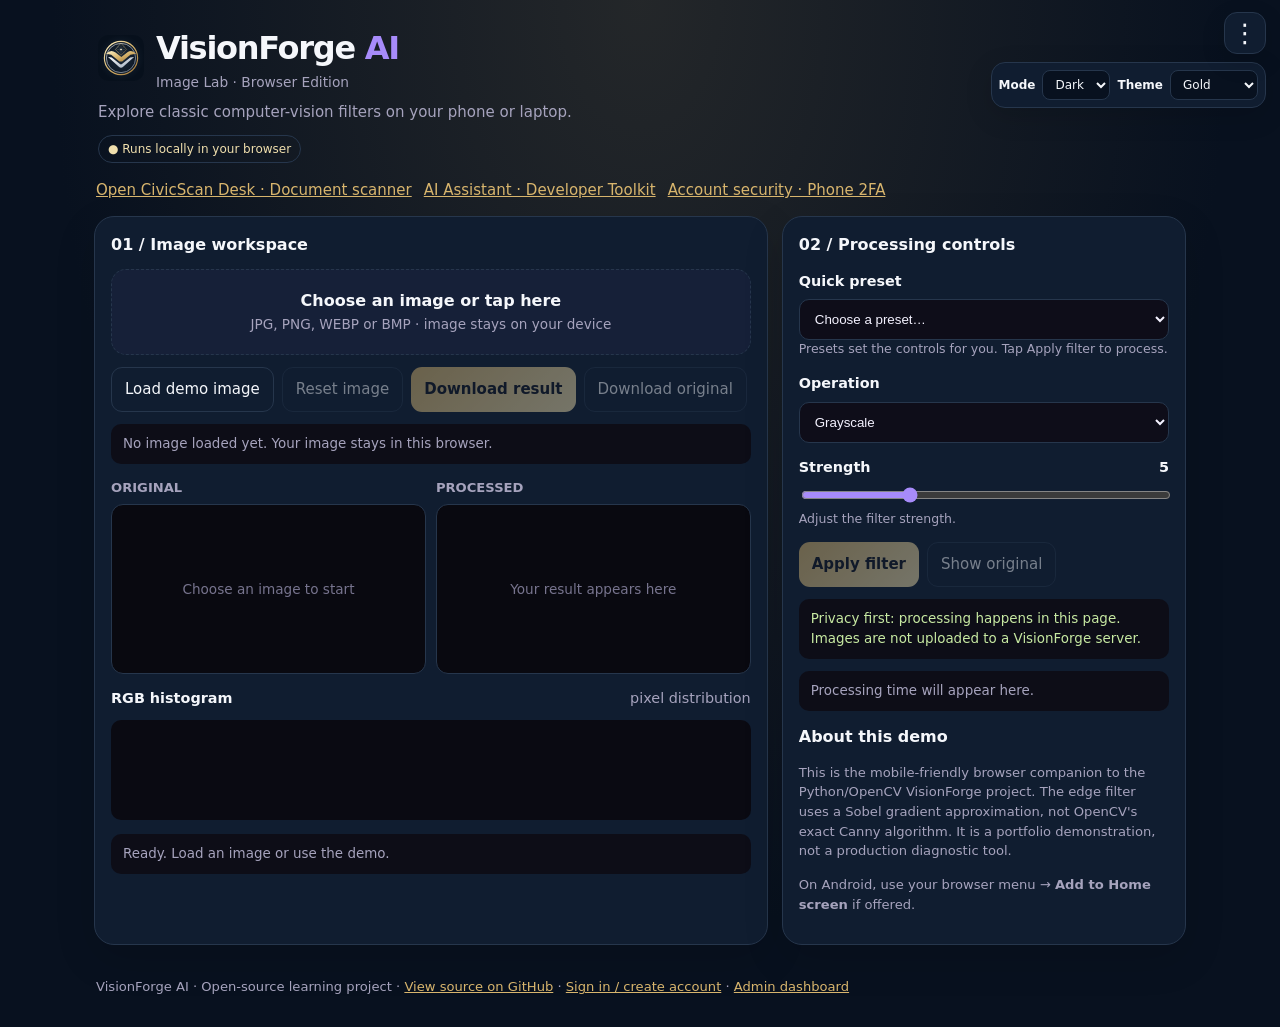
<file: web-app/index.html>
<!doctype html>
<html lang="en">
<head>
<meta charset="utf-8"><meta name="viewport" content="width=device-width,initial-scale=1,viewport-fit=cover">
<meta name="theme-color" content="#08111f"><link rel="icon" href="./icon.svg" type="image/svg+xml"><meta name="description" content="A private, mobile-friendly image lab for classic computer-vision filters."><meta name="description" content="A private, mobile-friendly image lab for grayscale, Sobel edges, blur, sharpening, thresholding and RGB histograms. Images stay in your browser."><meta property="og:title" content="VisionForge AI · Image Lab"><meta property="og:description" content="Explore classic computer-vision filters in a private browser workbench. No image uploads."><meta property="og:type" content="website"><meta name="twitter:card" content="summary">
<link rel="manifest" href="./manifest.webmanifest">
<title>VisionForge AI · Image Lab</title>
<style>
:root{color-scheme:dark;--bg:#0b0b14;--panel:#141421;--line:#29283d;--text:#f4f2ff;--muted:#a6a3bd;--purple:#a78bfa;--green:#a3e635}
*{box-sizing:border-box}body{margin:0;background:radial-gradient(ellipse at top,#21183a 0,#0b0b14 55%);color:var(--text);font:15px/1.5 system-ui,-apple-system,Segoe UI,sans-serif;min-height:100vh}header{padding:24px 18px 16px;max-width:1120px;margin:auto} .brand{display:flex;align-items:center;gap:12px}.logo{width:44px;height:44px;border-radius:14px;background:linear-gradient(135deg,var(--purple),#5b21b6);display:grid;place-items:center;font-size:24px;font-weight:900;color:white}h1{font-size:clamp(1.4rem,4vw,2rem);margin:0;letter-spacing:-.04em}header p{color:var(--muted);margin:8px 0 0}.tag{display:inline-flex;border:1px solid #3b315c;border-radius:99px;padding:4px 9px;color:#d7c9ff;font-size:12px;margin-top:12px}.wrap{max-width:1120px;margin:auto;padding:0 14px 32px;display:grid;grid-template-columns:minmax(0,1.25fr) minmax(280px,.75fr);gap:14px}.card{background:rgba(20,20,33,.92);border:1px solid var(--line);border-radius:20px;padding:16px;min-width:0;box-shadow:0 14px 40px #0002}.card h2{font-size:1rem;margin:0 0 12px}.upload{display:block;text-align:center;border:1.5px dashed #54477a;border-radius:15px;padding:19px 12px;cursor:pointer;background:#a78bfa0a}.upload strong{display:block;font-size:1rem}.upload span{color:var(--muted);font-size:.85rem}.upload input{display:none}.actions{display:flex;flex-wrap:wrap;gap:8px;margin-top:12px}button,.button{border:1px solid #3a3550;border-radius:11px;background:#201d32;color:var(--text);padding:10px 13px;font:inherit;cursor:pointer;min-height:42px}button.primary{background:linear-gradient(135deg,#8b5cf6,#6d28d9);border:0;font-weight:700}button:disabled{opacity:.45;cursor:not-allowed}button:focus-visible,input:focus-visible,select:focus-visible{outline:2px solid var(--green);outline-offset:3px}.previews{display:grid;grid-template-columns:1fr 1fr;gap:10px;margin-top:14px}.preview{min-width:0}.preview h3{font-size:.82rem;color:var(--muted);margin:0 0 7px}.canvasbox{background:#090910;border:1px solid #28273a;border-radius:12px;min-height:170px;display:grid;place-items:center;overflow:hidden}.canvasbox canvas{display:block;width:100%;height:auto;max-height:420px;object-fit:contain}.placeholder{padding:20px;text-align:center;color:#77748e;font-size:.85rem}.field{margin:14px 0}.field label{display:flex;justify-content:space-between;gap:10px;font-weight:600;font-size:.9rem;margin-bottom:7px}.field small{display:block;color:var(--muted);font-weight:400}.field select,.field input[type=range]{width:100%}.field select{padding:11px;border-radius:10px;background:#0e0d19;color:var(--text);border:1px solid #38334e}.field input[type=range]{accent-color:var(--purple)}.status{margin-top:12px;padding:10px 12px;border-radius:10px;background:#0d0d17;color:var(--muted);font-size:.84rem;overflow-wrap:anywhere}.privacy{color:#c7e9a2}.hist{width:100%;height:100px;background:#0a0a12;border-radius:10px;display:block;margin-top:10px}.footer{max-width:1120px;margin:0 auto;padding:0 16px 30px;color:var(--muted);font-size:.82rem}.footer a{color:#c4b5fd}.note{font-size:.82rem;color:var(--muted)}@media(max-width:780px){.wrap{grid-template-columns:1fr}.previews{gap:7px}.card{padding:13px}.canvasbox{min-height:125px}.canvasbox canvas{max-height:360px}header{padding-top:18px}}@media(max-width:390px){.previews{grid-template-columns:1fr}.canvasbox canvas{max-height:300px}}
</style>
<link rel="stylesheet" href="./theme.css">
<script src="./theme.js" defer></script>
</head>
<body>
<style>.site-announcement{max-width:1120px;margin:0 auto 12px;padding:12px 16px;border:1px solid #6d4ab4;border-radius:12px;background:#20183a;color:#f4f2ff}.maintenance-panel{max-width:760px;margin:22px auto;padding:22px;border:1px solid #854d0e;border-radius:16px;background:#21190c;color:#fde68a}.maintenance-panel h2{margin:0 0 8px}.maintenance-panel p{margin:0}.wrap[hidden]{display:none!important}</style>
<header><div class="brand"><img class="vf-brand-logo" src="./icon.svg" alt="VisionForge AI logo" width="46" height="46"><div><h1>VisionForge <span style="color:var(--purple)">AI</span></h1><div id="site-label" style="color:var(--muted);font-size:.86rem">Image Lab · Browser Edition</div></div></div><p id="site-tagline">Explore classic computer-vision filters on your phone or laptop.</p><span class="tag">● Runs locally in your browser</span></header>
<nav style="max-width:1120px;margin:0 auto 14px;padding:0 16px;display:flex;gap:12px;flex-wrap:wrap"><a href="./civic-scan.html">Open CivicScan Desk · Document scanner</a><a href="./assistant.html">AI Assistant · Developer Toolkit</a><a href="./security.html">Account security · Phone 2FA</a></nav>
<div id="site-announcement" class="site-announcement" role="status" hidden></div>
<section id="maintenance-state" class="maintenance-panel" role="status" hidden><h2>Temporarily unavailable</h2><p>VisionForge AI is temporarily undergoing maintenance. Please check back soon.</p></section>
<main class="wrap">
<section class="card"><h2>01 / Image workspace</h2><label class="upload" for="file"><strong>Choose an image or tap here</strong><span>JPG, PNG, WEBP or BMP · image stays on your device</span><input id="file" type="file" accept="image/png,image/jpeg,image/webp,image/bmp"></label><div class="actions"><button id="sample">Load demo image</button><button id="reset" disabled>Reset image</button><button id="download" class="primary" disabled>Download result</button><button id="downloadOriginal" disabled>Download original</button></div>
<div class="status" id="imageInfo">No image loaded yet. Your image stays in this browser.</div><div class="previews"><div class="preview"><h3>ORIGINAL</h3><div class="canvasbox" id="originalBox"><div class="placeholder">Choose an image to start</div></div></div><div class="preview"><h3>PROCESSED</h3><div class="canvasbox" id="processedBox"><div class="placeholder">Your result appears here</div></div></div></div>
<div class="field"><label for="histogram">RGB histogram <span style="color:var(--muted);font-weight:400">pixel distribution</span></label><canvas id="histogram" class="hist" width="600" height="120" aria-label="RGB histogram chart"></canvas></div>
<div class="status" id="status" role="status" aria-live="polite">Ready. Load an image or use the demo.</div></section>
<aside class="card"><h2>02 / Processing controls</h2><div class="field"><label for="preset">Quick preset</label><select id="preset"><option value="">Choose a preset…</option><option value="enhance">Quick enhance (sharpen)</option><option value="mono">Monochrome</option><option value="edges">Edge map</option><option value="soft">Soft blur</option><option value="bw">Black &amp; white</option></select><small>Presets set the controls for you. Tap Apply filter to process.</small></div><div class="field"><label for="tool">Operation</label><select id="tool"><option value="grayscale">Grayscale</option><option value="edges">Edge detection (Sobel)</option><option value="blur">Gaussian blur</option><option value="sharpen">Sharpen</option><option value="threshold">Binary threshold</option><option value="original">Original / reset</option></select></div>
<div class="field" id="amountField"><label for="amount"><span id="amountLabel">Strength</span><output id="amountValue">5</output></label><input id="amount" type="range" min="1" max="15" value="5"><small id="amountHelp">Adjust the filter strength.</small></div>
<div class="field" id="thresholdField" hidden><label for="threshold">Threshold <output id="thresholdValue">128</output></label><input id="threshold" type="range" min="0" max="255" value="128"></div>
<div class="actions"><button id="apply" class="primary" disabled>Apply filter</button><button id="compare" disabled>Show original</button></div>
<div class="status privacy">Privacy first: processing happens in this page. Images are not uploaded to a VisionForge server.</div><div class="status" id="performance" aria-live="polite">Processing time will appear here.</div>
<div class="field"><h2>About this demo</h2><p class="note">This is the mobile-friendly browser companion to the Python/OpenCV VisionForge project. The edge filter uses a Sobel gradient approximation, not OpenCV's exact Canny algorithm. It is a portfolio demonstration, not a production diagnostic tool.</p></div>
<div class="field"><button id="install" hidden>Install app</button><p class="note">On Android, use your browser menu → <b>Add to Home screen</b> if offered.</p></div>
</aside>
</main>
<footer class="footer"><span id="site-footer-text">VisionForge AI · Open-source learning project</span> · <a href="https://github.com/ruhioki/VisionForge-AI">View source on GitHub</a> · <a href="./login.html">Sign in / create account</a> · <a href="./admin.html">Admin dashboard</a></footer>
<script>
(()=>{'use strict';
const $=id=>document.getElementById(id);let original=null,current=null,imageName='visionforge',showingOriginal=false,deferredPrompt=null;
const origBox=$('originalBox'),outBox=$('processedBox'),ctxOpts={willReadFrequently:true};
function canvasFromData(data,w,h){const c=document.createElement('canvas');c.width=w;c.height=h;c.getContext('2d',ctxOpts).putImageData(new ImageData(new Uint8ClampedArray(data),w,h),0,0);return c}
function putCanvas(box,c){box.replaceChildren();const copy=document.createElement('canvas');copy.width=c.width;copy.height=c.height;copy.getContext('2d').drawImage(c,0,0);box.append(copy)}
function setStatus(s){$('status').textContent=s}
function setReady(yes){$('reset').disabled=!yes;$('download').disabled=!yes;$('apply').disabled=!yes;$('compare').disabled=!yes}
function histogram(c){const x=$('histogram').getContext('2d'),im=c.getContext('2d',ctxOpts).getImageData(0,0,c.width,c.height).data,bins=[new Uint32Array(64),new Uint32Array(64),new Uint32Array(64)];for(let i=0;i<im.length;i+=4){bins[0][im[i]>>2]++;bins[1][im[i+1]>>2]++;bins[2][im[i+2]>>2]++}x.clearRect(0,0,600,120);x.fillStyle='#0a0a12';x.fillRect(0,0,600,120);const max=Math.max(1,...bins.flatMap(b=>Array.from(b)));const cols=['#fb7185','#4ade80','#60a5fa'];bins.forEach((b,j)=>{x.fillStyle=cols[j];for(let i=0;i<64;i++){const h=b[i]/max*105;x.fillRect(i*9.375,118-h,5,h)}})}
function loadCanvas(c,name='image'){original=c;current=c;imageName=name.replace(/\.[^.]+$/,'').replace(/[^a-z0-9_-]/gi,'_')||'visionforge';putCanvas(origBox,original);putCanvas(outBox,current);histogram(original);setReady(true);$('downloadOriginal').disabled=false;$('imageInfo').textContent='Image: '+name+' · '+c.width+' × '+c.height+' px · '+(c.width*c.height).toLocaleString()+' pixels · preview capped at 1000 px on the longest side for mobile performance.';$('performance').textContent='Ready to process. Results depend on image size and your device.';showingOriginal=false;setStatus('Loaded '+c.width+' × '+c.height+' pixels. Choose a filter and tap Apply filter.')}
function loadFile(file){if(!file)return;if(!/^image\/(png|jpeg|webp|bmp)$/.test(file.type)){setStatus('Please choose a PNG, JPG, WEBP or BMP image.');return}if(file.size>15*1024*1024){setStatus('Image is larger than 15 MB. Please choose a smaller image for smoother phone performance.');return}const url=URL.createObjectURL(file),img=new Image();img.onload=()=>{try{const scale=Math.min(1,1000/Math.max(img.width,img.height)),c=document.createElement('canvas');c.width=Math.max(1,Math.round(img.width*scale));c.height=Math.max(1,Math.round(img.height*scale));c.getContext('2d').drawImage(img,0,0,c.width,c.height);loadCanvas(c,file.name)}catch(e){setStatus('Could not process this image. Try another file.')}finally{URL.revokeObjectURL(url)}};img.onerror=()=>{URL.revokeObjectURL(url);setStatus('Could not read this image. Try a different file.')};img.src=url}
function process(src,tool,amount,threshold){const w=src.width,h=src.height,ctx=src.getContext('2d',ctxOpts),input=ctx.getImageData(0,0,w,h),d=input.data,out=new Uint8ClampedArray(d.length);if(tool==='original')return src;const gray=new Uint8Array(w*h);for(let p=0,j=0;p<d.length;p+=4,j++)gray[j]=Math.round(.299*d[p]+.587*d[p+1]+.114*d[p+2]);
if(tool==='grayscale'){for(let p=0;p<d.length;p+=4){const g=gray[p>>2];out[p]=out[p+1]=out[p+2]=g;out[p+3]=d[p+3]}}
else if(tool==='threshold'){for(let p=0;p<d.length;p+=4){const g=gray[p>>2]>=threshold?255:0;out[p]=out[p+1]=out[p+2]=g;out[p+3]=d[p+3]}}
else if(tool==='edges'){for(let y=0;y<h;y++)for(let x=0;x<w;x++){const at=(y*w+x)*4;let gx=0,gy=0;const get=(xx,yy)=>gray[Math.max(0,Math.min(h-1,yy))*w+Math.max(0,Math.min(w-1,xx))];gx=-get(x-1,y-1)+get(x+1,y-1)-2*get(x-1,y)+2*get(x+1,y)-get(x-1,y+1)+get(x+1,y+1);gy=-get(x-1,y-1)-2*get(x,y-1)-get(x+1,y-1)+get(x-1,y+1)+2*get(x,y+1)+get(x+1,y+1);const v=Math.min(255,Math.hypot(gx,gy)/4);out[at]=out[at+1]=out[at+2]=v;out[at+3]=d[at+3]}}
else {const radius=tool==='blur'?Math.max(1,Math.min(3,Math.round(amount/5))):1;const blurred=new Uint8ClampedArray(d.length);if(tool==='blur'){for(let y=0;y<h;y++)for(let x=0;x<w;x++){let sums=[0,0,0],n=0;for(let yy=Math.max(0,y-radius);yy<=Math.min(h-1,y+radius);yy++)for(let xx=Math.max(0,x-radius);xx<=Math.min(w-1,x+radius);xx++){let q=(yy*w+xx)*4;for(let k=0;k<3;k++)sums[k]+=d[q+k];n++}let p=(y*w+x)*4;for(let k=0;k<3;k++)blurred[p+k]=sums[k]/n;blurred[p+3]=d[p+3]}for(let i=0;i<d.length;i++)out[i]=blurred[i]}
else {for(let y=0;y<h;y++)for(let x=0;x<w;x++){let p=(y*w+x)*4;for(let k=0;k<3;k++){let center=d[p+k],sum=0,n=0;for(let yy=Math.max(0,y-1);yy<=Math.min(h-1,y+1);yy++)for(let xx=Math.max(0,x-1);xx<=Math.min(w-1,x+1);xx++){sum+=d[(yy*w+xx)*4+k];n++}const avg=sum/n;out[p+k]=Math.max(0,Math.min(255,center+(center-avg)*amount/2))}out[p+3]=d[p+3]}}}
return canvasFromData(out,w,h)}
function apply(){if(!original)return;try{const t=$('tool').value,start=performance.now();setStatus('Processing image…');const result=process(original,t,+$('amount').value,+$('threshold').value);current=result;const elapsed=performance.now()-start;putCanvas(outBox,current);histogram(current);showingOriginal=false;$('compare').textContent='Show original';$('performance').textContent='Completed in '+(elapsed<1000?elapsed.toFixed(1)+' ms':(elapsed/1000).toFixed(2)+' s')+' · '+(current.width*current.height).toLocaleString()+' pixels';setStatus('Done. '+t+' filter applied. Download your result when ready.')}catch(e){setStatus('Processing failed: '+(e.message||'unknown error')+'. Try a smaller image.');}}
$('file').addEventListener('change',e=>loadFile(e.target.files[0]));$('sample').addEventListener('click',()=>{const c=document.createElement('canvas');c.width=420;c.height=300;const x=c.getContext('2d'),g=x.createLinearGradient(0,0,420,300);g.addColorStop(0,'#6d28d9');g.addColorStop(1,'#a3e635');x.fillStyle=g;x.fillRect(0,0,420,300);x.fillStyle='#171327';x.beginPath();x.arc(210,135,75,0,Math.PI*2);x.fill();x.fillStyle='#f4f2ff';x.font='bold 30px system-ui';x.textAlign='center';x.fillText('VISIONFORGE',210,255);loadCanvas(c,'visionforge-demo.png')});
$('apply').addEventListener('click',apply);$('reset').addEventListener('click',()=>{if(!original)return;current=original;putCanvas(outBox,current);histogram(current);setStatus('Reset to original image.')});function downloadCanvas(canvas,suffix){if(!canvas)return;const a=document.createElement('a');a.download=imageName+suffix+'.png';a.href=canvas.toDataURL('image/png');a.click()}$('download').addEventListener('click',()=>downloadCanvas(current,'-visionforge'));$('downloadOriginal').addEventListener('click',()=>downloadCanvas(original,'-original'));$('compare').addEventListener('click',()=>{if(!original)return;showingOriginal=!showingOriginal;putCanvas(outBox,showingOriginal?original:current);$('compare').textContent=showingOriginal?'Show processed':'Show original'});
$('preset').addEventListener('change',()=>{const p=$('preset').value;const settings={enhance:['sharpen',5],mono:['grayscale',5],edges:['edges',5],soft:['blur',5],bw:['threshold',5]};if(!settings[p])return;$('tool').value=settings[p][0];$('amount').value=settings[p][1];$('amountValue').value=settings[p][1];$('thresholdField').hidden=p!=='bw';$('amountField').hidden=!['blur','sharpen'].includes(settings[p][0]);$('amountLabel').textContent=settings[p][0]==='blur'?'Blur strength':'Sharpen strength';$('amountHelp').textContent=settings[p][0]==='blur'?'Higher values create a stronger blur.':'Higher values increase edge contrast.';if(p==='bw')$('thresholdValue').value=$('threshold').value;setStatus('Preset selected. Tap Apply filter to create the result.')});$('tool').addEventListener('change',()=>{const t=$('tool').value;$('thresholdField').hidden=t!=='threshold';$('amountField').hidden=!['blur','sharpen'].includes(t);$('amountLabel').textContent=t==='blur'?'Blur strength':'Sharpen strength';$('amountHelp').textContent=t==='blur'?'Higher values create a stronger blur.':'Higher values increase edge contrast.'});$('amount').addEventListener('input',()=>$('amountValue').value=$('amount').value);$('threshold').addEventListener('input',()=>$('thresholdValue').value=$('threshold').value);
window.addEventListener('dragover',e=>e.preventDefault());window.addEventListener('drop',e=>{e.preventDefault();if(e.dataTransfer.files[0])loadFile(e.dataTransfer.files[0])});window.addEventListener('beforeinstallprompt',e=>{e.preventDefault();deferredPrompt=e;$('install').hidden=false});$('install').addEventListener('click',async()=>{if(deferredPrompt){deferredPrompt.prompt();await deferredPrompt.userChoice;deferredPrompt=null;$('install').hidden=true}});
if('serviceWorker'in navigator && location.protocol.startsWith('http'))window.addEventListener('load',()=>navigator.serviceWorker.register('./sw.js').catch(()=>{}));
})();
</script><script type="module" src="./site-content.js"></script></body></html>
</file>
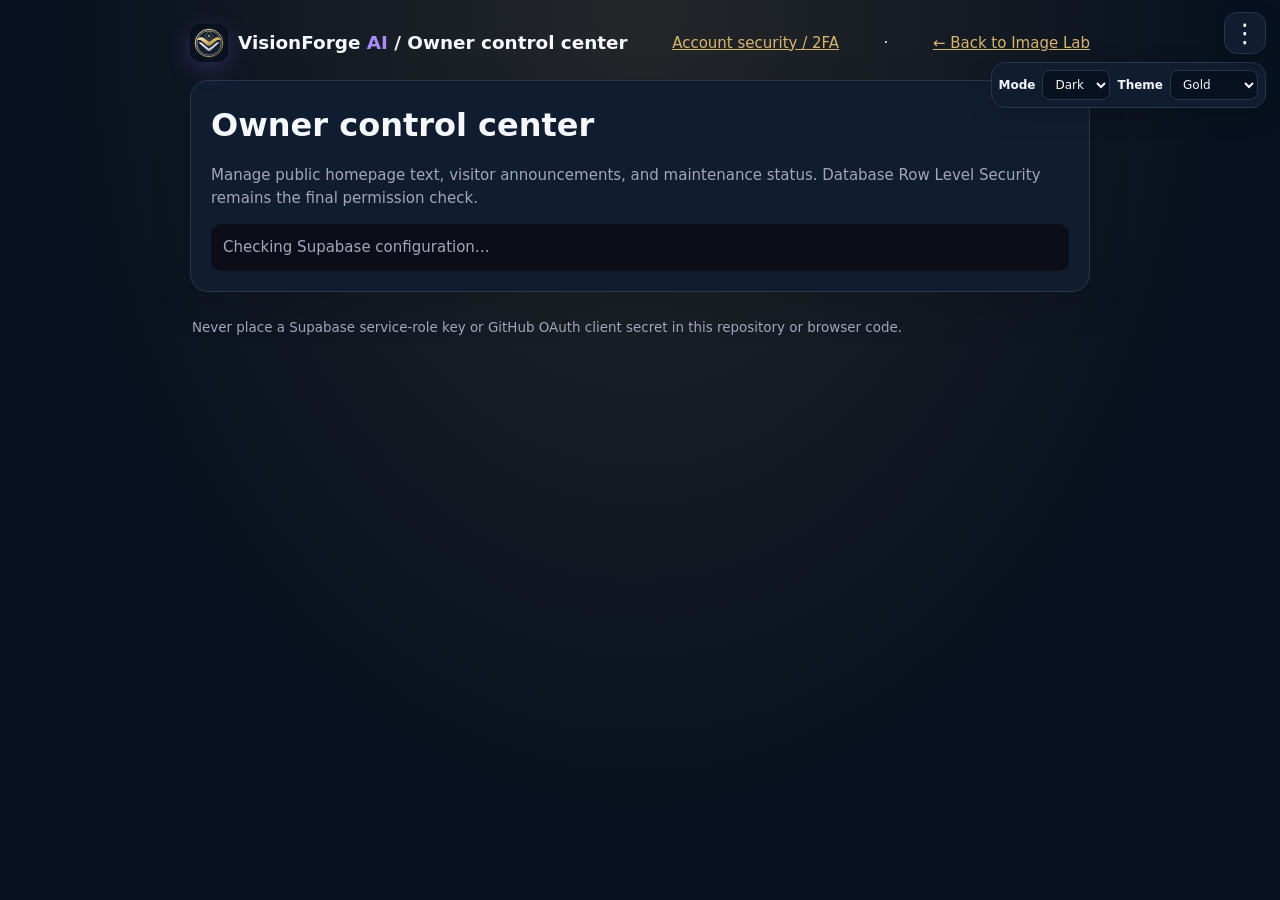
<file: web-app/admin.html>
<!doctype html>
<html lang="en"><head>
<meta charset="utf-8"><meta name="viewport" content="width=device-width,initial-scale=1"><meta name="theme-color" content="#0b0b14"><link rel="icon" href="./icon.svg" type="image/svg+xml"><meta name="robots" content="noindex,nofollow">
<title>VisionForge AI · Owner control center</title>
<style>
:root{color-scheme:dark;--line:#29283d;--text:#f4f2ff;--muted:#a6a3bd;--purple:#a78bfa;--green:#a3e635}*{box-sizing:border-box}body{margin:0;min-height:100vh;background:radial-gradient(ellipse at top,#21183a 0,#0b0b14 60%);color:var(--text);font:15px/1.5 system-ui,-apple-system,Segoe UI,sans-serif;padding:24px 14px}.shell{max-width:900px;margin:auto}.top,.row{display:flex;justify-content:space-between;align-items:center;gap:12px;flex-wrap:wrap}.top{margin-bottom:18px}.brand{display:flex;align-items:center;gap:10px;font-size:1.15rem;font-weight:800}.brand img{width:38px;height:38px;border-radius:11px;object-fit:cover;box-shadow:0 6px 22px #8b5cf644}.brand span{color:var(--purple)}a{color:#c4b5fd}.card{background:rgba(20,20,33,.95);border:1px solid var(--line);border-radius:18px;padding:20px;margin:14px 0;box-shadow:0 14px 40px #0002}h1{font-size:clamp(1.5rem,4vw,2rem);margin:0 0 8px}h2{font-size:1rem;margin:0 0 14px}.muted{color:var(--muted)}.notice{padding:12px;border-radius:10px;background:#0d0d17;color:var(--muted);overflow-wrap:anywhere}.notice.error{color:#fecaca;border:1px solid #7f1d1d}.notice.ok{color:#d9f99d;border:1px solid #365314}.notice.warn{color:#fde68a;border:1px solid #854d0e}label{display:block;font-weight:650;margin:15px 0 6px}input,textarea{width:100%;border:1px solid #38334e;border-radius:10px;padding:12px;background:#0e0d19;color:var(--text);font:inherit}textarea{min-height:94px;resize:vertical}button{border:1px solid #3a3550;border-radius:11px;background:#201d32;color:var(--text);padding:11px 14px;font:inherit;cursor:pointer;min-height:42px}button.primary{background:linear-gradient(135deg,#8b5cf6,#6d28d9);border:0;font-weight:750}button:disabled{opacity:.5;cursor:not-allowed}.actions{display:flex;gap:9px;flex-wrap:wrap;margin-top:16px}.small,footer{font-size:.84rem}.hidden{display:none!important}input[type=checkbox]{width:auto;accent-color:var(--purple)}.check{display:flex;align-items:center;gap:9px;font-weight:500}.check label{margin:0}.safe{font-size:.84rem;color:#c7e9a2}.grid{display:grid;grid-template-columns:repeat(3,minmax(0,1fr));gap:10px}.metric{padding:14px;border:1px solid var(--line);border-radius:12px;background:#0d0d17;min-width:0}.metric strong{display:block;font-size:1rem;overflow-wrap:anywhere}.metric span{color:var(--muted);font-size:.82rem}footer{color:var(--muted);padding:12px 2px}@media(max-width:560px){.card{padding:15px}body{padding:15px 10px}.grid{grid-template-columns:1fr}}
</style><link rel="stylesheet" href="./theme.css">
<script src="./theme.js" defer></script>
</head><body><main class="shell">
<div class="top"><div class="brand"><img src="./icon.svg" alt="VisionForge AI logo" width="38" height="38"><div>VisionForge <span>AI</span> / Owner control center</div></div><a href="./security.html">Account security / 2FA</a> · <a href="./index.html">← Back to Image Lab</a></div>
<section class="card"><h1>Owner control center</h1><p class="muted">Manage public homepage text, visitor announcements, and maintenance status. Database Row Level Security remains the final permission check.</p><div id="setup" class="notice">Checking Supabase configuration…</div></section>
<section id="login-card" class="card hidden"><h2>Sign in to VisionForge AI</h2><p class="muted">Use the shared login page. Owner controls are available only to the authorized GitHub account.</p><div class="actions"><button id="github-login" class="primary">Open shared login page</button></div><p id="login-status" class="notice" role="status" aria-live="polite">Owner access requires the authorized GitHub account.</p></section>
<section id="editor-card" class="hidden">
<div class="card"><div class="row"><h2>Control overview</h2><button id="sign-out">Sign out</button></div><p id="signed-in" class="muted small"></p><div class="grid"><div class="metric"><strong id="publish-state">Checking…</strong><span>Homepage visibility</span></div><div class="metric"><strong id="announcement-state">Checking…</strong><span>Visitor announcement</span></div><div class="metric"><strong id="maintenance-state">Checking…</strong><span>Maintenance mode</span></div></div><p id="last-updated" class="muted small">Last saved: not loaded</p></div>
<div class="card"><h2>Homepage content</h2>
<label for="label">Header label</label><input id="label" maxlength="100">
<label for="tagline">Intro line</label><textarea id="tagline" maxlength="240"></textarea>
<label for="description">Short description (SEO)</label><textarea id="description" maxlength="300"></textarea>
<label for="footer-text">Footer text</label><input id="footer-text" maxlength="180">
<label class="check"><input id="published" type="checkbox" checked> Publish database-managed homepage text</label>
</div>
<div class="card"><h2>Visitor announcement</h2><p class="muted small">Show a short notice at the top of the public Image Lab. Keep it helpful and avoid posting private information.</p>
<label for="announcement-text">Announcement message</label><textarea id="announcement-text" maxlength="240" placeholder="New features are available…"></textarea>
<label class="check"><input id="announcement-enabled" type="checkbox"> Show announcement to visitors</label>
</div>
<div class="card"><h2>App availability</h2><p class="muted small">Maintenance mode displays your message and temporarily hides the public image workspace. The owner dashboard stays available.</p>
<label for="maintenance-message">Maintenance message</label><textarea id="maintenance-message" maxlength="240"></textarea>
<label class="check"><input id="maintenance-mode" type="checkbox"> Enable maintenance mode for visitors</label>
<p class="notice warn">Use maintenance mode only when needed. Visitors can still open the login page and owner dashboard.</p>
</div>
<div class="card"><div class="actions"><button id="save" class="primary">Save all controls</button><button id="reload">Discard local edits / reload saved settings</button><button id="preview">Open public app</button></div><p id="editor-status" class="notice" role="status" aria-live="polite">Loading saved settings…</p><p class="safe">Security: this page uses the public Supabase key only. Owner writes are enforced by database RLS, not just by this interface.</p></div>
</section>
<footer>Never place a Supabase service-role key or GitHub OAuth client secret in this repository or browser code.</footer></main>
<script type="module">
import { createClient } from "https://esm.sh/@supabase/supabase-js@2";
import { SUPABASE_URL, SUPABASE_PUBLISHABLE_KEY, OWNER_EMAIL, OWNER_GITHUB_USERNAME } from "./supabase-config.js";
const $ = id => document.getElementById(id);
const configured = SUPABASE_URL.startsWith("https://") && SUPABASE_PUBLISHABLE_KEY.length > 20;
let supabase = null, activeUser = null, busy = false;
const setNotice = (id, text, kind = "") => { const el = $(id); el.textContent = text; el.className = "notice" + (kind ? " " + kind : ""); };
const show = (id, yes) => $(id).classList.toggle("hidden", !yes);
const checkOwner = user => !!user && (user.email || "").toLowerCase() === OWNER_EMAIL.toLowerCase() &&
  (user.identities || []).some(identity => { const data = identity.identity_data || {}; return identity.provider === "github" && String(data.user_name || data.login || "").toLowerCase() === OWNER_GITHUB_USERNAME.toLowerCase(); });
function renderOverview(data) {
  $("publish-state").textContent = data.published ? "Published" : "Hidden";
  $("announcement-state").textContent = data.announcement_enabled ? "On" : "Off";
  $("maintenance-state").textContent = data.maintenance_mode ? "Enabled" : "Off";
  $("last-updated").textContent = "Last saved: " + (data.updated_at ? new Date(data.updated_at).toLocaleString() : "not recorded");
}
async function loadContent() {
  setNotice("editor-status", "Loading saved settings…");
  const { data, error } = await supabase.from("site_content").select("label,tagline,description,footer_text,published,announcement_text,announcement_enabled,maintenance_mode,maintenance_message,updated_at,updated_by").eq("id","home").maybeSingle();
  if (error) { setNotice("editor-status", "Could not load settings: " + error.message + ". Confirm the latest SQL setup was run.", "error"); return; }
  if (!data) { setNotice("editor-status", "No settings row found. Run supabase/owner-dashboard.sql in Supabase SQL Editor.", "error"); return; }
  $("label").value = data.label || ""; $("tagline").value = data.tagline || ""; $("description").value = data.description || "";
  $("footer-text").value = data.footer_text || ""; $("published").checked = !!data.published;
  $("announcement-text").value = data.announcement_text || ""; $("announcement-enabled").checked = !!data.announcement_enabled;
  $("maintenance-mode").checked = !!data.maintenance_mode;
  $("maintenance-message").value = data.maintenance_message || "VisionForge AI is temporarily undergoing maintenance. Please check back soon.";
  renderOverview(data);
  setNotice("editor-status", "Saved settings loaded. Your unsaved edits will be replaced if you reload.", "ok");
}
async function refreshSession() {
  if (!supabase) return;
  const { data, error } = await supabase.auth.getSession();
  if (error) { setNotice("setup", "Could not check sign-in status. Check Supabase configuration and redirect URLs.", "error"); return; }
  const user = data.session?.user || null;
  if (user && !checkOwner(user)) {
    await supabase.auth.signOut(); activeUser = null; show("login-card", true); show("editor-card", false);
    setNotice("login-status", "Access denied. This dashboard is reserved for the authorized owner GitHub account.", "error"); return;
  }
  activeUser = user; show("login-card", !user); show("editor-card", !!user);
  if (user) { $("signed-in").textContent = "Authorized owner session: " + (user.user_metadata?.user_name || user.email); await loadContent(); }
}
$("github-login").addEventListener("click", () => { location.href = "./login.html?next=admin"; });
$("save").addEventListener("click", async () => {
  if (busy) return;
  if (!checkOwner(activeUser)) { setNotice("editor-status", "Owner sign-in required.", "error"); return; }
  const payload = {
    id:"home", label:$("label").value.trim(), tagline:$("tagline").value.trim(), description:$("description").value.trim(),
    footer_text:$("footer-text").value.trim(), published:$("published").checked,
    announcement_text:$("announcement-text").value.trim(), announcement_enabled:$("announcement-enabled").checked,
    maintenance_mode:$("maintenance-mode").checked, maintenance_message:$("maintenance-message").value.trim(),
    updated_at:new Date().toISOString(), updated_by:activeUser.id
  };
  if (!payload.label || !payload.tagline || !payload.description || !payload.footer_text || !payload.maintenance_message) {
    setNotice("editor-status", "Fill in all required homepage fields and the maintenance message.", "error"); return;
  }
  if (payload.announcement_enabled && !payload.announcement_text) { setNotice("editor-status", "Add an announcement message or turn the announcement off.", "error"); return; }
  busy = true; $("save").disabled = true; setNotice("editor-status", "Saving owner controls…");
  try {
    const { error } = await supabase.from("site_content").upsert(payload, { onConflict:"id" });
    if (error) throw error;
    renderOverview(payload);
    $("last-updated").textContent = "Last saved: " + new Date(payload.updated_at).toLocaleString();
    setNotice("editor-status", "Saved successfully. Refresh the public app to see the changes.", "ok");
  } catch (error) { setNotice("editor-status", "Save blocked or failed: " + (error.message || "Unknown error") + ". Check the latest SQL/RLS setup.", "error"); }
  finally { busy = false; $("save").disabled = false; }
});
$("reload").addEventListener("click", loadContent);
$("preview").addEventListener("click", () => window.open("./index.html", "_blank", "noopener,noreferrer"));
$("sign-out").addEventListener("click", async () => { await supabase.auth.signOut(); activeUser = null; show("editor-card", false); show("login-card", true); setNotice("login-status", "Signed out."); });
if (configured) {
  supabase = createClient(SUPABASE_URL, SUPABASE_PUBLISHABLE_KEY, { auth:{persistSession:true,autoRefreshToken:true,detectSessionInUrl:true} });
  $("setup").textContent = "Supabase configured. Database Row Level Security enforces owner-only writes.";
  supabase.auth.onAuthStateChange(() => { setTimeout(() => refreshSession(), 0); });
  await refreshSession();
} else setNotice("setup", "Setup required: set SUPABASE_URL and SUPABASE_PUBLISHABLE_KEY in web-app/supabase-config.js, then run the SQL setup. Never put a service-role key in browser code.", "error");
</script></body></html>
</file>
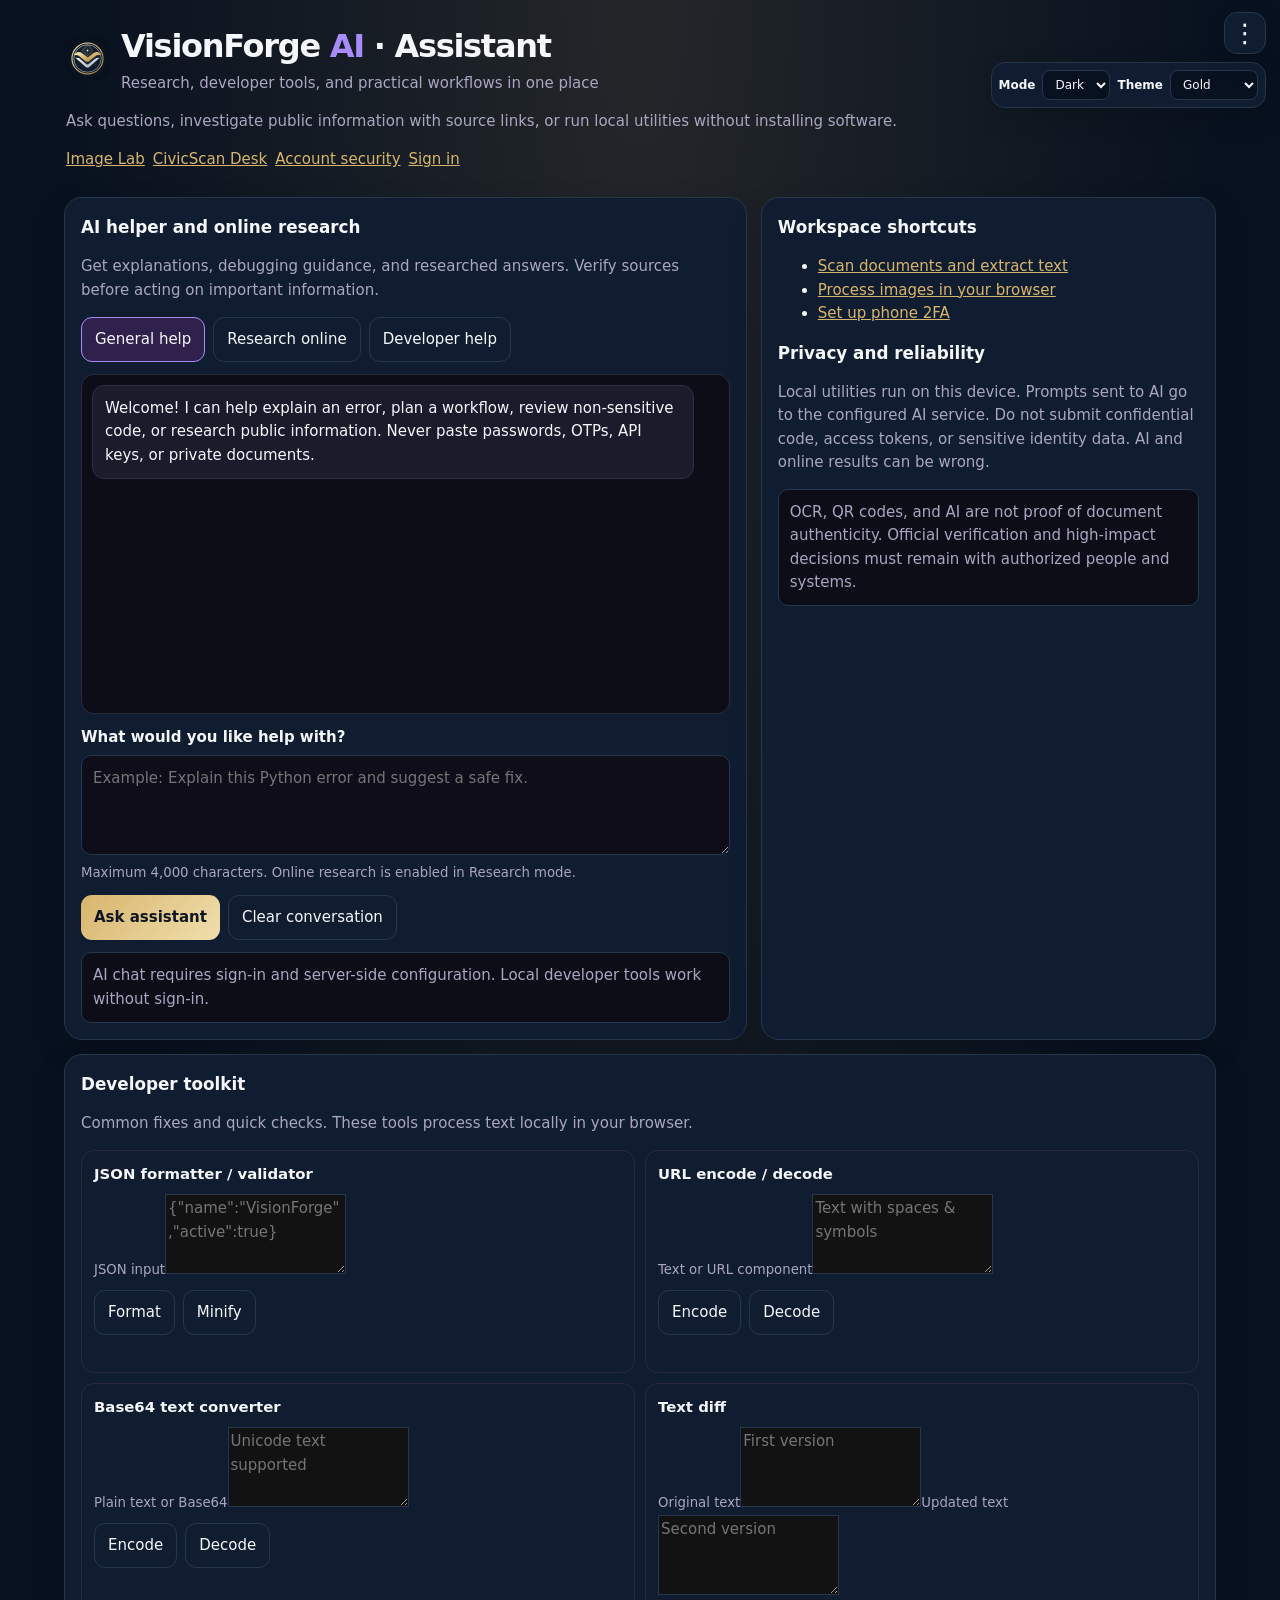
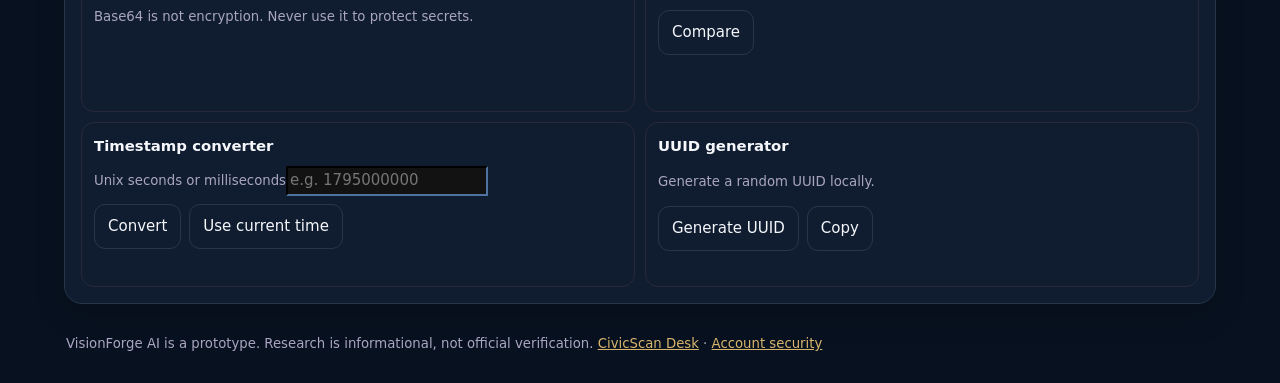
<file: web-app/assistant.html>
<!doctype html>
<html lang="en"><head><meta charset="utf-8"><meta name="viewport" content="width=device-width,initial-scale=1,viewport-fit=cover"><meta name="theme-color" content="#0b0b14"><meta name="description" content="Accessible AI help, online research, and local developer tools."><link rel="icon" href="./icon.svg" type="image/svg+xml"><title>VisionForge AI · Assistant</title>
<style>
:root{color-scheme:dark;--bg:#0b0b14;--panel:#141421;--line:#29283d;--text:#f4f2ff;--muted:#aaa6c2;--purple:#a78bfa;--green:#a3e635}*{box-sizing:border-box}body{margin:0;min-height:100vh;background:radial-gradient(ellipse at top,#21183a 0,#0b0b14 55%);color:var(--text);font:15px/1.55 system-ui,-apple-system,Segoe UI,sans-serif}a{color:#c4b5fd}button,input,textarea{font:inherit}button{border:1px solid #3a3550;border-radius:11px;background:#201d32;color:var(--text);padding:10px 13px;min-height:42px;cursor:pointer}button.primary{background:linear-gradient(135deg,#8b5cf6,#6d28d9);border:0;font-weight:700}button:disabled{opacity:.5;cursor:wait}button:focus-visible,input:focus-visible,textarea:focus-visible,a:focus-visible{outline:2px solid var(--green);outline-offset:3px}header{max-width:1180px;margin:auto;padding:22px 16px 14px}.brand{display:flex;align-items:center;gap:12px}.brand img{width:43px;height:43px}h1{font-size:clamp(1.4rem,4vw,2rem);margin:0;letter-spacing:-.04em}header p,.muted{color:var(--muted)}.links,.actions,.tabs{display:flex;gap:8px;flex-wrap:wrap;margin:12px 0}.layout{max-width:1180px;margin:auto;padding:0 14px 30px;display:grid;grid-template-columns:minmax(0,1.2fr) minmax(280px,.8fr);gap:14px}.card{background:rgba(20,20,33,.94);border:1px solid var(--line);border-radius:18px;padding:16px;min-width:0;box-shadow:0 12px 32px #0002}.card h2{font-size:1.05rem;margin:0 0 8px}.tabs button[aria-pressed=true]{border-color:var(--purple);background:#30214c}.chat-log{height:340px;overflow:auto;display:flex;flex-direction:column;gap:10px;padding:10px;border:1px solid var(--line);border-radius:13px;background:#0d0d17}.msg{max-width:96%;padding:11px 12px;border-radius:12px;white-space:pre-wrap;overflow-wrap:anywhere}.msg.user{align-self:flex-end;background:#30214c}.msg.assistant{align-self:flex-start;background:#1b1b2b;border:1px solid #302d47}.msg.system{align-self:stretch;color:var(--muted);font-size:.88rem}.sources{padding-left:20px;font-size:.88rem}.sources li{margin:4px 0}.field{margin:12px 0}.field label{display:block;font-weight:650;margin-bottom:6px}.field textarea,.field input{width:100%;padding:11px;border:1px solid #38334e;border-radius:10px;background:#0e0d19;color:var(--text)}textarea{resize:vertical;min-height:100px}.hint{font-size:.83rem;color:var(--muted)}.status{padding:11px;border:1px solid var(--line);border-radius:10px;background:#0d0d17;color:var(--muted);margin-top:10px;overflow-wrap:anywhere}.tool-grid{display:grid;grid-template-columns:1fr 1fr;gap:10px}.tool{border:1px solid var(--line);border-radius:13px;padding:12px;min-width:0}.tool h3{font-size:.93rem;margin:0 0 8px}.tool textarea{min-height:80px}.output{font-size:.84rem;color:#d9f99d;min-height:1.3em;overflow-wrap:anywhere}.tool .actions{margin:8px 0}.footer{max-width:1180px;margin:auto;padding:0 16px 28px;color:var(--muted);font-size:.83rem}@media(max-width:820px){.layout{grid-template-columns:1fr}.chat-log{height:300px}}@media(max-width:540px){.tool-grid{grid-template-columns:1fr}.card{padding:13px}}
</style><link rel="stylesheet" href="./theme.css">
<script src="./theme.js" defer></script>
</head><body>
<header><div class="brand"><img src="./icon.svg" alt=""><div><h1>VisionForge <span style="color:var(--purple)">AI</span> · Assistant</h1><div class="muted">Research, developer tools, and practical workflows in one place</div></div></div><p>Ask questions, investigate public information with source links, or run local utilities without installing software.</p><nav class="links" aria-label="Main navigation"><a href="./index.html">Image Lab</a><a href="./civic-scan.html">CivicScan Desk</a><a href="./security.html">Account security</a><a href="./login.html">Sign in</a></nav></header>
<main class="layout">
<section class="card"><h2>AI helper and online research</h2><p class="muted">Get explanations, debugging guidance, and researched answers. Verify sources before acting on important information.</p>
<div class="tabs" role="group" aria-label="Assistant mode"><button id="mode-help" aria-pressed="true">General help</button><button id="mode-research" aria-pressed="false">Research online</button><button id="mode-dev" aria-pressed="false">Developer help</button></div>
<div id="chat-log" class="chat-log" role="log" aria-live="polite" aria-label="Conversation"><div class="msg assistant">Welcome! I can help explain an error, plan a workflow, review non-sensitive code, or research public information. Never paste passwords, OTPs, API keys, or private documents.</div></div>
<form id="chat-form"><div class="field"><label for="prompt">What would you like help with?</label><textarea id="prompt" maxlength="4000" required placeholder="Example: Explain this Python error and suggest a safe fix."></textarea><div class="hint">Maximum 4,000 characters. Online research is enabled in Research mode.</div></div><div class="actions"><button class="primary" id="send" type="submit">Ask assistant</button><button id="clear-chat" type="button">Clear conversation</button></div></form>
<div id="chat-status" class="status" role="status" aria-live="polite">AI chat requires sign-in and server-side configuration. Local developer tools work without sign-in.</div></section>
<aside class="card"><h2>Workspace shortcuts</h2><ul><li><a href="./civic-scan.html">Scan documents and extract text</a></li><li><a href="./index.html">Process images in your browser</a></li><li><a href="./security.html">Set up phone 2FA</a></li></ul><h2>Privacy and reliability</h2><p class="muted">Local utilities run on this device. Prompts sent to AI go to the configured AI service. Do not submit confidential code, access tokens, or sensitive identity data. AI and online results can be wrong.</p><div class="status">OCR, QR codes, and AI are not proof of document authenticity. Official verification and high-impact decisions must remain with authorized people and systems.</div></aside>
<section class="card" style="grid-column:1/-1"><h2>Developer toolkit</h2><p class="muted">Common fixes and quick checks. These tools process text locally in your browser.</p><div class="tool-grid">
<section class="tool"><h3>JSON formatter / validator</h3><label for="json-input" class="hint">JSON input</label><textarea id="json-input" spellcheck="false" placeholder='{"name":"VisionForge","active":true}'></textarea><div class="actions"><button id="json-format" type="button">Format</button><button id="json-minify" type="button">Minify</button></div><div id="json-status" class="output" role="status"></div></section>
<section class="tool"><h3>URL encode / decode</h3><label for="url-input" class="hint">Text or URL component</label><textarea id="url-input" placeholder="Text with spaces & symbols"></textarea><div class="actions"><button id="url-encode" type="button">Encode</button><button id="url-decode" type="button">Decode</button></div><div id="url-status" class="output" role="status"></div></section>
<section class="tool"><h3>Base64 text converter</h3><label for="base-input" class="hint">Plain text or Base64</label><textarea id="base-input" placeholder="Unicode text supported"></textarea><div class="actions"><button id="base-encode" type="button">Encode</button><button id="base-decode" type="button">Decode</button></div><div id="base-status" class="output" role="status"></div><p class="hint">Base64 is not encryption. Never use it to protect secrets.</p></section>
<section class="tool"><h3>Text diff</h3><label for="diff-a" class="hint">Original text</label><textarea id="diff-a" placeholder="First version"></textarea><label for="diff-b" class="hint">Updated text</label><textarea id="diff-b" placeholder="Second version"></textarea><div class="actions"><button id="diff-run" type="button">Compare</button></div><pre id="diff-output" class="output" style="white-space:pre-wrap"></pre></section>
<section class="tool"><h3>Timestamp converter</h3><label for="time-input" class="hint">Unix seconds or milliseconds</label><input id="time-input" inputmode="decimal" placeholder="e.g. 1795000000"><div class="actions"><button id="time-convert" type="button">Convert</button><button id="time-now" type="button">Use current time</button></div><div id="time-output" class="output" role="status"></div></section>
<section class="tool"><h3>UUID generator</h3><p class="hint">Generate a random UUID locally.</p><div class="actions"><button id="uuid-generate" type="button">Generate UUID</button><button id="uuid-copy" type="button">Copy</button></div><output id="uuid-output" class="output"></output></section>
</div></section></main><footer class="footer">VisionForge AI is a prototype. Research is informational, not official verification. <a href="./civic-scan.html">CivicScan Desk</a> · <a href="./security.html">Account security</a></footer>
<script type="module">
import { createClient } from "https://esm.sh/@supabase/supabase-js@2";
import { SUPABASE_URL, SUPABASE_PUBLISHABLE_KEY } from "./supabase-config.js";
const $=id=>document.getElementById(id);const supabase=createClient(SUPABASE_URL,SUPABASE_PUBLISHABLE_KEY,{auth:{persistSession:true,autoRefreshToken:true,detectSessionInUrl:true}});let mode="help",busy=false,lastUuid="";
function setMode(next){mode=next;for(const k of ["help","research","dev"])$("mode-"+k).setAttribute("aria-pressed",String(k===next));$("prompt").placeholder=next==="research"?"Research a public topic and include source links.":next==="dev"?"Describe a coding problem or paste a non-sensitive error.":"Describe the task, error, or question."}
$("mode-help").onclick=()=>setMode("help");$("mode-research").onclick=()=>setMode("research");$("mode-dev").onclick=()=>setMode("dev");
function addMessage(role,text,sources=[]){const el=document.createElement("div");el.className="msg "+role;el.textContent=text;$("chat-log").append(el);if(sources.length){const ul=document.createElement("ul");ul.className="sources";for(const s of sources){if(!s.url||!/^https?:\/\//i.test(s.url))continue;const li=document.createElement("li"),a=document.createElement("a");a.href=s.url;a.target="_blank";a.rel="noopener noreferrer";a.textContent=s.title||s.url;li.append(a);ul.append(li)}el.append(ul)}$("chat-log").scrollTop=$("chat-log").scrollHeight}
$("chat-form").addEventListener("submit",async e=>{e.preventDefault();if(busy)return;const message=$("prompt").value.trim();if(!message)return;busy=true;$("send").disabled=true;addMessage("user",message);$("prompt").value="";$("chat-status").textContent="Checking sign-in and asking the assistant…";try{const {data:{session},error:se}=await supabase.auth.getSession();if(se)throw se;if(!session){$("chat-status").textContent="Sign in first, then return here to use AI chat.";addMessage("system","AI chat requires a signed-in account. Local developer tools are still available.");return}const {data,error}=await supabase.functions.invoke("assistant",{body:{message,mode}});if(error)throw error;addMessage("assistant",data.answer||"No answer returned.",data.sources||[]);$("chat-status").textContent=data.webSearchUsed?"Answer includes online research. Open sources to verify current details.":"Answer returned. Verify important technical details before applying them."}catch(err){let msg=err?.message||"Assistant unavailable.";const ctx=err?.context;if(ctx&&typeof ctx.json==="function"){try{const detail=await ctx.json();if(typeof detail?.error==="string")msg=detail.error;else if(typeof detail?.message==="string")msg=detail.message}catch{}}if(/non-2xx|failed to send a request|fetch failed/i.test(msg))msg="The AI service could not complete the request. Check the Supabase assistant Edge Function deployment, authentication settings, and OPENAI_API_KEY secret, then retry.";addMessage("system",msg);$("chat-status").textContent=msg}finally{busy=false;$("send").disabled=false;$("prompt").focus()}});
$("clear-chat").onclick=()=>{$("chat-log").replaceChildren();addMessage("assistant","Conversation cleared. What would you like to work on?");$("chat-status").textContent="Conversation cleared from this page; no chat history is stored here."};
function status(id,msg,ok=false){$(id).textContent=msg;$(id).style.color=ok?"#d9f99d":"#fca5a5"}function setVal(id,v){$(id).value=v}
$("json-format").onclick=()=>{try{setVal("json-input",JSON.stringify(JSON.parse($("json-input").value),null,2));status("json-status","Valid JSON",true)}catch(e){status("json-status","Invalid JSON: "+e.message)}};
$("json-minify").onclick=()=>{try{setVal("json-input",JSON.stringify(JSON.parse($("json-input").value)));status("json-status","Valid JSON, minified",true)}catch(e){status("json-status","Invalid JSON: "+e.message)}};
$("url-encode").onclick=()=>{setVal("url-input",encodeURIComponent($("url-input").value));status("url-status","Encoded",true)};
$("url-decode").onclick=()=>{try{setVal("url-input",decodeURIComponent($("url-input").value));status("url-status","Decoded",true)}catch{status("url-status","Cannot decode this input")}};
$("base-encode").onclick=()=>{try{setVal("base-input",btoa(Array.from(new TextEncoder().encode($("base-input").value),b=>String.fromCharCode(b)).join("")));status("base-status","Encoded as Base64, not encrypted",true)}catch(e){status("base-status","Encoding failed: "+e.message)}};
$("base-decode").onclick=()=>{try{const b=atob($("base-input").value.trim());setVal("base-input",new TextDecoder("utf-8",{fatal:true}).decode(Uint8Array.from(b,c=>c.charCodeAt(0))));status("base-status","Decoded UTF-8 text",true)}catch{status("base-status","Invalid Base64 or UTF-8 text")}};
$("diff-run").onclick=()=>{const a=$("diff-a").value.split("\n"),b=$("diff-b").value.split("\n"),out=[];for(let i=0;i<Math.max(a.length,b.length);i++){if(a[i]===b[i])out.push("  "+(a[i]??""));else{if(a[i]!==undefined)out.push("- "+a[i]);if(b[i]!==undefined)out.push("+ "+b[i])}}$("diff-output").textContent=out.join("\n")||"No differences"};
function convertTime(){const raw=$("time-input").value.trim(),n=Number(raw);if(!raw||!Number.isFinite(n)){status("time-output","Enter a valid numeric timestamp");return}const d=new Date(Math.abs(n)<1e11?n*1000:n);status("time-output",Number.isNaN(d.getTime())?"Timestamp is outside the supported date range":d.toISOString(),!Number.isNaN(d.getTime()))}
$("time-convert").onclick=convertTime;$("time-now").onclick=()=>{$("time-input").value=String(Date.now());convertTime()};$("uuid-generate").onclick=()=>{lastUuid=crypto.randomUUID();$("uuid-output").textContent=lastUuid};$("uuid-copy").onclick=async()=>{if(!lastUuid){status("uuid-output","Generate a UUID first");return}try{await navigator.clipboard.writeText(lastUuid);status("uuid-output","UUID copied",true)}catch{$("uuid-output").textContent=lastUuid+" (select and copy manually)"}};
</script></body></html>
</file>
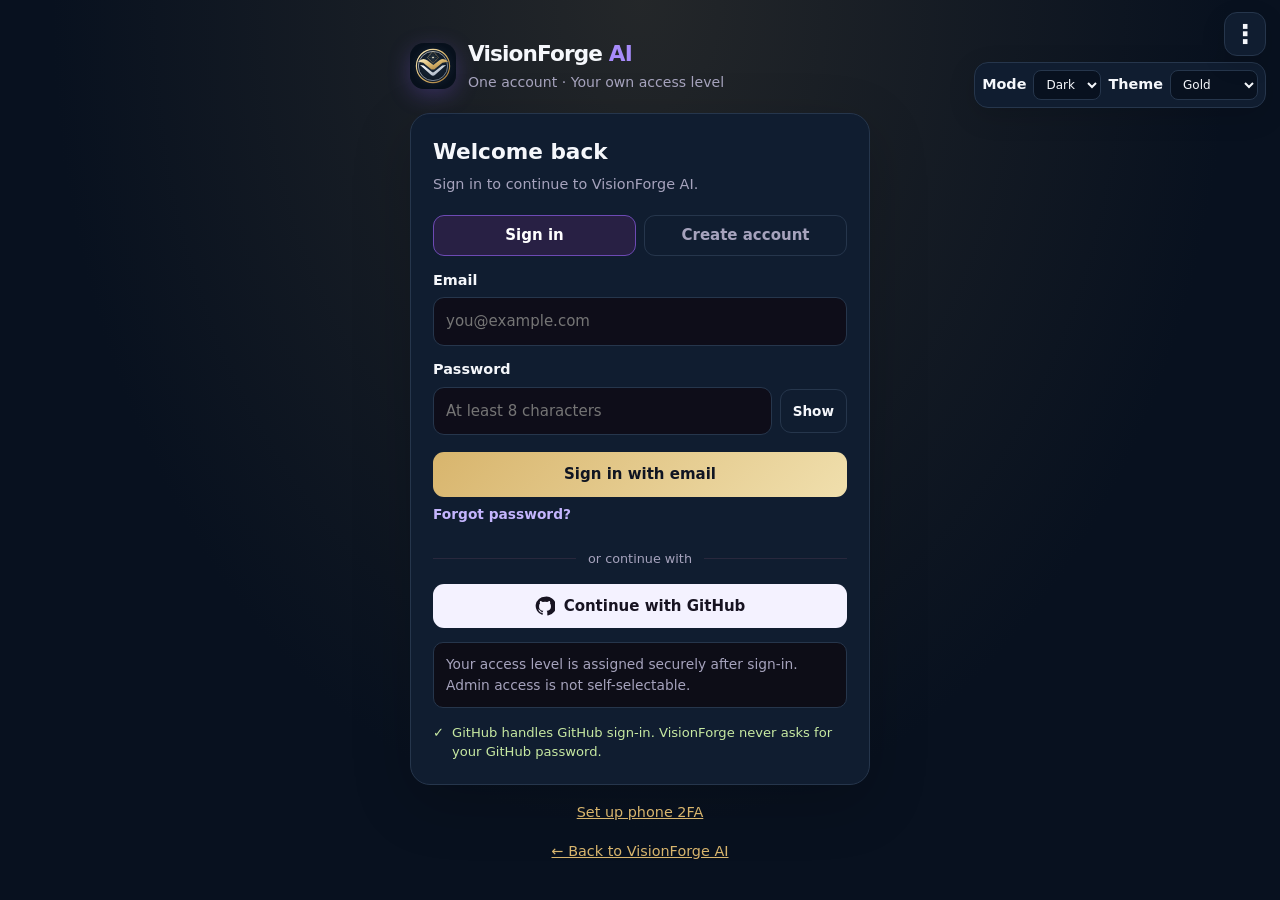
<file: web-app/login.html>
<!doctype html>
<html lang="en">
<head>
<meta charset="utf-8">
<meta name="viewport" content="width=device-width,initial-scale=1,viewport-fit=cover">
<meta name="theme-color" content="#0b0b14">
<link rel="icon" href="./icon.svg" type="image/svg+xml">
<meta name="robots" content="noindex,nofollow">
<title>VisionForge AI · Sign in</title>
<style>
:root{color-scheme:dark;--bg:#0b0b14;--panel:#141421;--line:#29283d;--text:#f4f2ff;--muted:#a6a3bd;--purple:#a78bfa;--green:#a3e635}
*{box-sizing:border-box}body{margin:0;min-height:100vh;padding:22px 14px;display:grid;place-items:center;background:radial-gradient(ellipse at top,#21183a 0,#0b0b14 58%);color:var(--text);font:15px/1.5 system-ui,-apple-system,Segoe UI,sans-serif}
.shell{width:min(100%,460px)}.brand{display:flex;align-items:center;gap:12px;margin:0 0 20px}.logo-img{width:46px;height:46px;border-radius:14px;object-fit:cover;flex:0 0 auto;box-shadow:0 6px 22px #8b5cf644}.brand h1{font-size:1.35rem;margin:0;letter-spacing:-.04em}.brand p{margin:2px 0 0;color:var(--muted);font-size:.88rem}
.card{background:rgba(20,20,33,.96);border:1px solid var(--line);border-radius:20px;padding:22px;box-shadow:0 18px 60px #0003}.card h2{margin:0 0 5px;font-size:1.35rem}.muted{color:var(--muted)}.sub{margin:0 0 20px;color:var(--muted);font-size:.9rem}
label{display:block;margin:13px 0 6px;font-weight:650;font-size:.9rem}input{width:100%;padding:12px;border:1px solid #38334e;border-radius:11px;background:#0e0d19;color:var(--text);font:inherit}input:focus-visible,button:focus-visible,a:focus-visible{outline:2px solid var(--green);outline-offset:3px}
button,.button{width:100%;min-height:44px;padding:11px 14px;border-radius:11px;border:1px solid #3a3550;background:#201d32;color:var(--text);font:inherit;font-weight:650;cursor:pointer;text-align:center;text-decoration:none;display:inline-flex;justify-content:center;align-items:center;gap:9px}button:disabled{opacity:.55;cursor:wait}.primary{background:linear-gradient(135deg,#8b5cf6,#6d28d9);border:0}.github{background:#f4f2ff;color:#171321;border:0}.divider{display:flex;align-items:center;gap:12px;color:var(--muted);font-size:.8rem;margin:16px 0}.divider:before,.divider:after{content:"";height:1px;background:var(--line);flex:1}.actions{display:grid;gap:10px;margin-top:17px}.switch{display:flex;gap:8px;margin:18px 0 14px}.switch button{width:50%;min-height:38px;padding:8px;background:transparent;color:var(--muted)}.switch button[aria-pressed="true"]{background:#282044;color:#fff;border-color:#6d4ab4}.notice{padding:11px 12px;border:1px solid var(--line);border-radius:10px;background:#0d0d17;color:var(--muted);font-size:.86rem;overflow-wrap:anywhere;margin-top:14px}.notice.error{color:#fecaca;border-color:#7f1d1d}.notice.ok{color:#d9f99d;border-color:#365314}.small{font-size:.82rem}.fine{margin:15px 0 0;color:var(--muted);font-size:.8rem}.fine a,.back{color:#c4b5fd}.hidden{display:none!important}.back{display:block;text-align:center;margin-top:17px;font-size:.9rem}.password-row{display:grid;grid-template-columns:minmax(0,1fr) auto;gap:8px;align-items:center}.password-row input{min-width:0}.password-toggle{width:auto;min-height:44px;padding:9px 12px;font-size:.85rem}.secondary-action{width:auto;min-height:36px;padding:5px 0;border:0;background:transparent;color:#c4b5fd;font-size:.86rem;text-align:left}.security{display:flex;gap:8px;align-items:flex-start;margin-top:15px;color:#c7e9a2;font-size:.82rem}
</style>
<link rel="stylesheet" href="./theme.css">
<script src="./theme.js" defer></script>
</head>
<body><main class="shell">
<div class="brand"><img class="logo-img" src="./icon.svg" alt="VisionForge AI logo" width="46" height="46"><div><h1>VisionForge <span style="color:var(--purple)">AI</span></h1><p>One account · Your own access level</p></div></div>
<section class="card">
<h2 id="heading">Welcome back</h2><p class="sub" id="intro">Sign in to continue to VisionForge AI.</p>
<div id="login-controls">
<div class="switch" role="group" aria-label="Account action"><button id="signin-tab" type="button" aria-pressed="true">Sign in</button><button id="signup-tab" type="button" aria-pressed="false">Create account</button></div>
<form id="email-form">
<div id="name-wrap" class="hidden"><label for="display-name">Display name</label><input id="display-name" name="display-name" autocomplete="name" maxlength="80" placeholder="Your name"></div>
<label for="email">Email</label><input id="email" name="email" type="email" autocomplete="email" required maxlength="254" placeholder="you@example.com">
<label for="password">Password</label><div class="password-row"><input id="password" name="password" type="password" autocomplete="current-password" required minlength="8" maxlength="128" placeholder="At least 8 characters"><button class="password-toggle" id="password-toggle" type="button" aria-controls="password" aria-pressed="false">Show</button></div>
<div class="actions"><button class="primary" id="email-submit" type="submit">Sign in with email</button></div>
</form>
<div id="recovery-wrap"><button class="secondary-action" id="forgot-password" type="button">Forgot password?</button></div>
<div class="divider" id="oauth-divider">or continue with</div>
<button class="github" id="github-login" type="button"><svg width="20" height="20" viewBox="0 0 24 24" aria-hidden="true" fill="currentColor"><path d="M12 .8a11.2 11.2 0 0 0-3.54 21.83c.56.1.77-.24.77-.54v-2.1c-3.13.68-3.79-1.33-3.79-1.33-.51-1.3-1.25-1.65-1.25-1.65-1.02-.7.08-.69.08-.69 1.13.08 1.72 1.16 1.72 1.16 1 .1.76 2.28 3.3 1.74.1-.73.4-1.22.7-1.5-2.5-.29-5.13-1.25-5.13-5.56 0-1.23.44-2.23 1.16-3.02-.12-.29-.5-1.43.11-2.98 0 0 .95-.3 3.08 1.15a10.7 10.7 0 0 1 5.6 0c2.13-1.45 3.08-1.15 3.08-1.15.61 1.55.23 2.69.11 2.98.72.79 1.16 1.79 1.16 3.02 0 4.32-2.63 5.27-5.14 5.55.4.35.75 1.03.75 2.08v3.08c0 .3.2.65.77.54A11.2 11.2 0 0 0 12 .8Z"/></svg>Continue with GitHub</button>
</div>
<section id="mfa-panel" class="hidden" aria-labelledby="mfa-heading"><h2 id="mfa-heading">Verify it’s you</h2><p id="mfa-intro" class="muted">Enter the code to complete sign-in.</p><label for="mfa-code">One-time code</label><input id="mfa-code" inputmode="numeric" autocomplete="one-time-code" maxlength="10" placeholder="Enter code"><div class="actions"><button id="mfa-verify" class="primary" type="button">Verify and continue</button><button id="mfa-resend" type="button">Send another code</button></div></section>
<p id="status" class="notice" role="status" aria-live="polite">Your access level is assigned securely after sign-in. Admin access is not self-selectable.</p>
<div class="security"><span aria-hidden="true">✓</span><span>GitHub handles GitHub sign-in. VisionForge never asks for your GitHub password.</span></div>
</section>
<a class="back" href="./security.html">Set up phone 2FA</a><a class="back" href="./index.html">← Back to VisionForge AI</a>
</main>
<script type="module">
import { createClient } from "https://esm.sh/@supabase/supabase-js@2";
import { SUPABASE_URL, SUPABASE_PUBLISHABLE_KEY, OWNER_EMAIL, OWNER_GITHUB_USERNAME } from "./supabase-config.js";
const $ = id => document.getElementById(id);
const supabase = createClient(SUPABASE_URL, SUPABASE_PUBLISHABLE_KEY, {auth:{persistSession:true,autoRefreshToken:true,detectSessionInUrl:true}});
let mode = "signin", busy = false;
const setStatus = (message, kind = "") => { $("status").textContent = message; $("status").className = "notice" + (kind ? " " + kind : ""); };
const isOwner = user => {
  if (!user || (user.email || "").toLowerCase() !== OWNER_EMAIL.toLowerCase()) return false;
  const identities = user.identities || [];
  return identities.some(identity => {
    if (identity.provider !== "github") return false;
    const data = identity.identity_data || {};
    return String(data.user_name || data.login || "").toLowerCase() === OWNER_GITHUB_USERNAME.toLowerCase();
  });
};
function setMode(next) {
  mode = next;
  $("signin-tab").setAttribute("aria-pressed", String(mode === "signin"));
  $("signup-tab").setAttribute("aria-pressed", String(mode === "signup"));
  $("name-wrap").classList.toggle("hidden", mode !== "signup");
  $("heading").textContent = mode === "signup" ? "Create your account" : mode === "reset" ? "Choose a new password" : "Welcome back";
  $("intro").textContent = mode === "signup" ? "Create a regular VisionForge AI account. Admin access is granted separately." : mode === "reset" ? "Choose a new password for your VisionForge AI account." : "Sign in to continue to VisionForge AI.";
  $("email-submit").textContent = mode === "signup" ? "Create account" : mode === "reset" ? "Update password" : "Sign in with email";
  $("password").autocomplete = mode === "signup" || mode === "reset" ? "new-password" : "current-password";
  $("recovery-wrap").classList.toggle("hidden", mode !== "signin");
  $("signin-tab").classList.toggle("hidden", mode === "reset");
  $("signup-tab").classList.toggle("hidden", mode === "reset");
  $("github-login").classList.toggle("hidden", mode === "reset");
  $("oauth-divider").classList.toggle("hidden", mode === "reset");
  $("email").readOnly = mode === "reset";
  $("password-toggle").setAttribute("aria-pressed", "false");
  $("password-toggle").textContent = "Show";
  $("password").type = "password";
}
let pendingFactorId = null, pendingChallengeId = null, pendingFactorType = null, mfaBusy = false, challengeInProgress = false, pendingUserId = null;
async function startMfaChallenge() {
  const {data: factorsData, error: factorsError} = await supabase.auth.mfa.listFactors();
  if (factorsError) throw factorsError;
  const phone = (factorsData.phone || []).find(f => f.status === "verified");
  const totp = (factorsData.totp || []).find(f => f.status === "verified");
  const factor = phone || totp;
  if (!factor) throw new Error("Your account requires a second factor, but no verified factor is available. Contact your administrator.");
  pendingFactorId = factor.id; pendingFactorType = factor.factor_type || factor.factorType || (phone ? "phone" : "totp");
  const {data, error} = await supabase.auth.mfa.challenge({factorId: pendingFactorId});
  if (error) throw error;
  pendingChallengeId = data.id;
  $("login-controls").classList.add("hidden");
  $("mfa-panel").classList.remove("hidden");
  $("mfa-intro").textContent = pendingFactorType === "phone" ? "A one-time code was requested for your verified phone number. Enter it to finish signing in." : "Open your authenticator app and enter the current code to finish signing in.";
  $("mfa-resend").classList.toggle("hidden", pendingFactorType !== "phone");
  setStatus("Your account has two-step verification enabled. Complete the second step to continue.");
}
async function routeUser(user) {
  if (!user || mode === "reset") return;
  if (challengeInProgress && pendingUserId === user.id) return;
  const {data: assurance, error: assuranceError} = await supabase.auth.mfa.getAuthenticatorAssuranceLevel();
  if (!assuranceError && assurance?.nextLevel === "aal2" && assurance?.currentLevel !== "aal2") {
    challengeInProgress = true; pendingUserId = user.id;
    try { await startMfaChallenge(); } catch (error) { challengeInProgress = false; pendingUserId = null; setStatus(error.message || "Could not start two-step verification.", "error"); }
    return;
  }
  const isAdmin = isOwner(user);
  const next = new URLSearchParams(location.search).get("next");
  if (next === "security") { location.replace("./security.html"); return; }
  if (isAdmin) { location.replace("./admin.html"); return; }
  if (next === "admin") setStatus("This account is a regular user. Admin access is limited to the authorized owner GitHub account.", "error");
  else location.replace("./index.html");
}
$("mfa-verify").addEventListener("click", async () => {
  if (mfaBusy || !pendingFactorId || !pendingChallengeId) return;
  const code = $("mfa-code").value.trim();
  if (!/^\d{4,10}$/.test(code)) { setStatus("Enter the numeric code from your SMS or authenticator app.", "error"); return; }
  mfaBusy = true; $("mfa-verify").disabled = true; setStatus("Verifying your second factor…");
  try {
    const {error} = await supabase.auth.mfa.verify({factorId:pendingFactorId,challengeId:pendingChallengeId,code});
    if (error) throw error;
    challengeInProgress = false; pendingUserId = null;
    const {data} = await supabase.auth.getUser();
    await routeUser(data.user);
  } catch (error) { setStatus(error.message || "Verification failed. Request another code and try again.", "error"); }
  finally { mfaBusy = false; $("mfa-verify").disabled = false; }
});
$("mfa-resend").addEventListener("click", async () => {
  if (mfaBusy || !pendingFactorId || pendingFactorType !== "phone") return;
  mfaBusy = true; $("mfa-resend").disabled = true;
  try { const {data,error}=await supabase.auth.mfa.challenge({factorId:pendingFactorId}); if(error)throw error; pendingChallengeId=data.id; $("mfa-code").value=""; setStatus("A new verification code was requested."); }
  catch(error) { setStatus(error.message || "Could not send another code.", "error"); }
  finally { mfaBusy=false; $("mfa-resend").disabled=false; }
});
async function checkExistingSession() {
  const {data, error} = await supabase.auth.getSession();
  if (error) { setStatus("Could not check your session. Please try again.", "error"); return; }
  if (data.session?.user && mode === "reset") $("email").value = data.session.user.email || "";
  else if (data.session?.user) await routeUser(data.session.user);
}
$("password-toggle").addEventListener("click", () => {
  const visible = $("password").type === "password";
  $("password").type = visible ? "text" : "password";
  $("password-toggle").textContent = visible ? "Hide" : "Show";
  $("password-toggle").setAttribute("aria-pressed", String(visible));
});
$("forgot-password").addEventListener("click", async () => {
  const email = $("email").value.trim();
  if (!email) { $("email").focus(); setStatus("Enter your email address first, then choose Forgot password again.", "error"); return; }
  if (busy) return;
  busy = true; $("forgot-password").disabled = true; setStatus("Requesting a password reset…");
  try {
    const redirectTo = new URL("./login.html?recovery=1", location.href).href;
    const { error } = await supabase.auth.resetPasswordForEmail(email, { redirectTo });
    if (error) throw error;
    setStatus("If an account exists for that email, a password-reset link has been sent. Check your inbox and spam folder.", "ok");
  } catch (error) { setStatus(error.message || "Could not request a reset. Please try again later.", "error"); }
  finally { busy = false; $("forgot-password").disabled = false; }
});
$("signin-tab").addEventListener("click", () => setMode("signin"));
$("signup-tab").addEventListener("click", () => setMode("signup"));
$("email-form").addEventListener("submit", async event => {
  event.preventDefault(); if (busy) return;
  const email = $("email").value.trim(), password = $("password").value;
  busy = true; $("email-submit").disabled = true; setStatus(mode === "signup" ? "Creating your account…" : "Signing you in…");
  try {
    if (mode === "reset") {
      const { error } = await supabase.auth.updateUser({ password });
      if (error) throw error;
      setStatus("Password updated successfully. You can now sign in with your new password.", "ok");
      await supabase.auth.signOut(); setMode("signin"); $("password").value = ""; $("email").readOnly = false;
    } else if (mode === "signup") {
      const displayName = $("display-name").value.trim();
      const {data, error} = await supabase.auth.signUp({email,password,options:{data:{display_name:displayName}}});
      if (error) throw error;
      if (data.session?.user) await routeUser(data.session.user);
      else setStatus("Account request received. Check your email for the verification link, then return here to sign in.", "ok");
    } else {
      const {data,error} = await supabase.auth.signInWithPassword({email,password});
      if (error) throw error;
      await routeUser(data.user);
    }
  } catch (error) { setStatus(error.message || "Sign-in failed. Please try again.", "error"); }
  finally { busy = false; $("email-submit").disabled = false; }
});
$("github-login").addEventListener("click", async () => {
  if (busy) return; busy = true; $("github-login").disabled = true; setStatus("Opening GitHub securely…");
  try {
    const next = new URLSearchParams(location.search).get("next");
    const redirectTo = new URL(next === "admin" ? "./login.html?next=admin" : "./login.html", location.href).href;
    const {error} = await supabase.auth.signInWithOAuth({provider:"github",options:{redirectTo,scopes:"read:user user:email"}});
    if (error) throw error;
  } catch(error) { setStatus(error.message || "Could not start GitHub sign-in. Check the Supabase GitHub provider settings.", "error"); busy = false; $("github-login").disabled = false; }
});
supabase.auth.onAuthStateChange((_event, session) => { if (session?.user) setTimeout(() => routeUser(session.user), 0); });
const authParams = new URLSearchParams(location.search);
if (authParams.get("recovery") === "1") { setMode("reset"); setStatus("Password recovery verified. Choose a new password below.", "ok"); }
if (authParams.get("error_description")) setStatus("Sign-in could not be completed. Return to the login page and try again, or check the Supabase GitHub provider settings.", "error");
if (!SUPABASE_URL.startsWith("https://") || SUPABASE_PUBLISHABLE_KEY.length < 20) setStatus("Supabase setup is incomplete. Check web-app/supabase-config.js.", "error");
else await checkExistingSession();
</script>
</body></html>
</file>
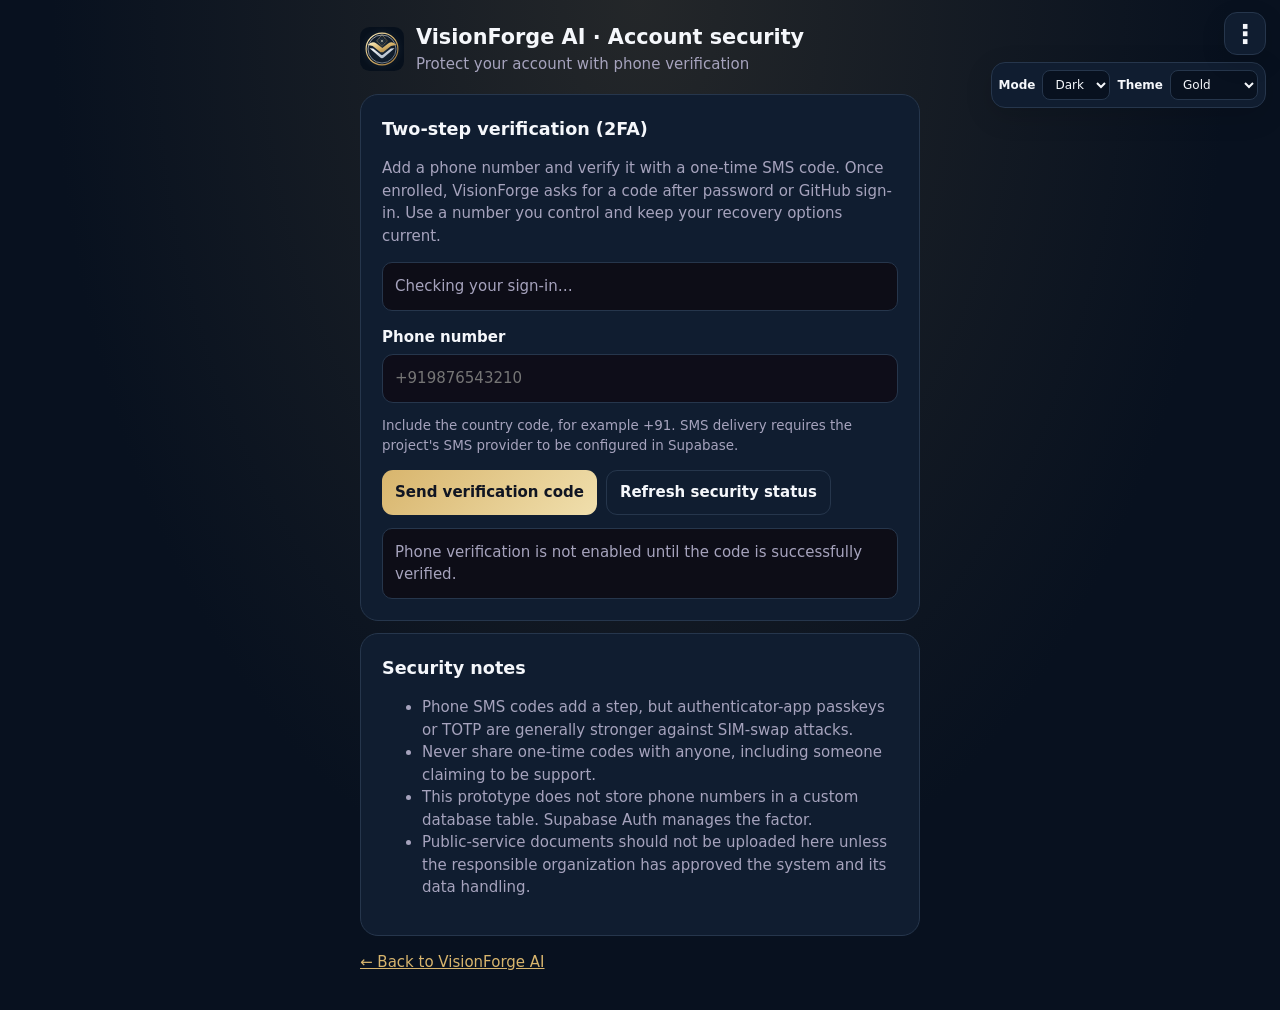
<file: web-app/security.html>
<!doctype html>
<html lang="en"><head><meta charset="utf-8"><meta name="viewport" content="width=device-width,initial-scale=1,viewport-fit=cover"><meta name="theme-color" content="#0b0b14"><meta name="robots" content="noindex,nofollow"><link rel="icon" href="./icon.svg" type="image/svg+xml"><title>VisionForge AI · Account security</title>
<style>
:root{color-scheme:dark;--line:#29283d;--text:#f4f2ff;--muted:#a6a3bd;--purple:#a78bfa;--green:#a3e635}*{box-sizing:border-box}body{margin:0;min-height:100vh;padding:22px 14px;display:grid;place-items:center;background:radial-gradient(ellipse at top,#21183a 0,#0b0b14 58%);color:var(--text);font:15px/1.5 system-ui,-apple-system,Segoe UI,sans-serif}.shell{width:min(100%,560px)}header{display:flex;gap:12px;align-items:center;margin-bottom:18px}header img{width:44px;height:44px}h1{font-size:1.3rem;margin:0}.muted{color:var(--muted)}.card{background:rgba(20,20,33,.96);border:1px solid var(--line);border-radius:18px;padding:21px;margin:12px 0}h2{font-size:1.1rem;margin:0 0 8px}label{display:block;margin:13px 0 6px;font-weight:650}input{width:100%;padding:12px;border:1px solid #38334e;border-radius:11px;background:#0e0d19;color:var(--text);font:inherit}button,a.button{min-height:43px;padding:10px 13px;border-radius:11px;border:1px solid #3a3550;background:#201d32;color:var(--text);font:inherit;font-weight:650;cursor:pointer;text-decoration:none;display:inline-flex;justify-content:center;align-items:center;gap:8px}button.primary{background:linear-gradient(135deg,#8b5cf6,#6d28d9);border:0}button:disabled{opacity:.5;cursor:wait}.actions{display:flex;gap:9px;flex-wrap:wrap;margin-top:14px}.notice{padding:12px;border:1px solid var(--line);border-radius:10px;background:#0d0d17;color:var(--muted);margin-top:13px;overflow-wrap:anywhere}.error{color:#fecaca;border-color:#7f1d1d}.ok{color:#d9f99d;border-color:#365314}.hidden{display:none!important}.hint{font-size:.84rem}.back{color:#c4b5fd}
</style><link rel="stylesheet" href="./theme.css">
<script src="./theme.js" defer></script>
</head><body><main class="shell">
<header><img src="./icon.svg" alt=""><div><h1>VisionForge AI · Account security</h1><div class="muted">Protect your account with phone verification</div></div></header>
<section class="card"><h2>Two-step verification (2FA)</h2><p class="muted">Add a phone number and verify it with a one-time SMS code. Once enrolled, VisionForge asks for a code after password or GitHub sign-in. Use a number you control and keep your recovery options current.</p><p id="account" class="notice">Checking your sign-in…</p>
<label for="phone">Phone number</label><input id="phone" type="tel" inputmode="tel" autocomplete="tel" placeholder="+919876543210" maxlength="20" aria-describedby="phone-help"><p id="phone-help" class="hint muted">Include the country code, for example +91. SMS delivery requires the project's SMS provider to be configured in Supabase.</p>
<div class="actions"><button id="send" class="primary">Send verification code</button><button id="refresh">Refresh security status</button></div>
<div id="verify-panel" class="hidden"><label for="code">One-time verification code</label><input id="code" inputmode="numeric" autocomplete="one-time-code" maxlength="10" placeholder="Enter the code"><div class="actions"><button id="verify" class="primary">Verify and enable 2FA</button><button id="resend">Send a new code</button></div></div>
<div id="status" class="notice" role="status" aria-live="polite">Phone verification is not enabled until the code is successfully verified.</div>
</section>
<section class="card"><h2>Security notes</h2><ul class="muted"><li>Phone SMS codes add a step, but authenticator-app passkeys or TOTP are generally stronger against SIM-swap attacks.</li><li>Never share one-time codes with anyone, including someone claiming to be support.</li><li>This prototype does not store phone numbers in a custom database table. Supabase Auth manages the factor.</li><li>Public-service documents should not be uploaded here unless the responsible organization has approved the system and its data handling.</li></ul></section>
<p><a class="back" href="./index.html">← Back to VisionForge AI</a></p>
</main>
<script type="module">
import { createClient } from "https://esm.sh/@supabase/supabase-js@2";
import { SUPABASE_URL, SUPABASE_PUBLISHABLE_KEY } from "./supabase-config.js";
const $=id=>document.getElementById(id);
const supabase=createClient(SUPABASE_URL,SUPABASE_PUBLISHABLE_KEY,{auth:{persistSession:true,autoRefreshToken:true,detectSessionInUrl:true}});
let session=null,factorId=null,challengeId=null,busy=false;
function status(message,kind=""){ $("status").textContent=message;$("status").className="notice"+(kind?" "+kind:"");}
function setBusy(value){busy=value;$("send").disabled=value;$("verify").disabled=value;$("resend").disabled=value;$("refresh").disabled=value;}
async function getSession(){const {data,error}=await supabase.auth.getSession();if(error)throw error;session=data.session;if(!session){location.replace("./login.html?next=security");return false;}$("account").textContent="Signed in as "+(session.user.email||session.user.user_metadata?.user_name||"your account");return true;}
async function refresh(){if(!await getSession())return;try{const {data,error}=await supabase.auth.mfa.listFactors();if(error)throw error;const phones=(data.phone||[]).filter(f=>f.status==="verified");if(phones.length){factorId=phones[0].id;$("phone").value=phones[0].phone||$("phone").value;$("phone").readOnly=true;$("send").textContent="Send sign-in test code";status("Phone 2FA is enabled for this account. A code will be required on future sign-ins.","ok");}else{factorId=null;$("phone").readOnly=false;$("send").textContent="Send verification code";status("Phone 2FA is not enabled yet. Send a code and verify it to finish setup.");}}catch(e){status("Could not read MFA status: "+(e.message||"unknown error")+". Check Supabase Auth MFA and SMS provider settings.","error");}}
async function sendCode(){if(busy)return;setBusy(true);try{if(!await getSession())return;const phone=$("phone").value.trim();if(!factorId){if(!/^\+[1-9]\d{7,14}$/.test(phone))throw new Error("Enter a valid international number, such as +919876543210.");const {data,error}=await supabase.auth.mfa.enroll({factorType:"phone",phone});if(error)throw error;factorId=data.id;}const {data,error}=await supabase.auth.mfa.challenge({factorId});if(error)throw error;challengeId=data.id;$("verify-panel").classList.remove("hidden");$("code").value="";$("code").focus();status("Code requested. Check your phone, then enter the code here. Do not share it with anyone.","ok");}catch(e){status(e.message||"Could not send a code. Check the phone number and SMS provider configuration.","error");}finally{setBusy(false);}}
async function verifyCode(){if(busy)return;setBusy(true);try{if(!factorId||!challengeId)throw new Error("Request a verification code first.");const code=$("code").value.trim();if(!/^\d{4,10}$/.test(code))throw new Error("Enter the numeric code from the SMS.");const {error}=await supabase.auth.mfa.verify({factorId,challengeId,code});if(error)throw error;status("Phone number verified. Two-step verification is now enabled for this account.","ok");$("verify-panel").classList.add("hidden");$("phone").readOnly=true;$("send").textContent="Send sign-in test code";await refresh();}catch(e){status(e.message||"Verification failed. Request a new code and try again.","error");}finally{setBusy(false);}}
$("send").addEventListener("click",sendCode);$("resend").addEventListener("click",sendCode);$("verify").addEventListener("click",verifyCode);$("refresh").addEventListener("click",()=>refresh().catch(e=>status(e.message||"Could not refresh security status.","error")));
supabase.auth.onAuthStateChange((_event,next)=>{if(next?.user){session=next;setTimeout(()=>refresh().catch(e=>status(e.message||"Could not load security status.","error")),0)}});refresh().catch(e=>status(e.message||"Could not load your session.","error"));
</script></body></html>
</file>
<file: web-app/theme.css>
:root{--vf-bg:#08111f;--vf-panel:#101d30;--vf-line:#26364c;--vf-text:#f5f7fb;--vf-muted:#a7b4c7;--vf-accent:#d8b56d;--vf-accent-2:#f0dfad;--vf-glow:#d8b56d22;color-scheme:dark}
:root[data-vf-mode="light"]{--vf-bg:#f4f6fb;--vf-panel:#fff;--vf-line:#d9e0ec;--vf-text:#182235;--vf-muted:#5e6c82;--vf-glow:#64748b14;color-scheme:light}
:root[data-vf-theme="aurora"]{--vf-accent:#61e6c3;--vf-accent-2:#a9f5e3;--vf-glow:#61e6c322}
:root[data-vf-theme="violet"]{--vf-accent:#a78bfa;--vf-accent-2:#d8b4fe;--vf-glow:#a78bfa22}
:root[data-vf-theme="ocean"]{--vf-accent:#60a5fa;--vf-accent-2:#93c5fd;--vf-glow:#60a5fa22}
:root[data-vf-theme="rose"]{--vf-accent:#fb91b8;--vf-accent-2:#fecdd3;--vf-glow:#fb91b822}
:root[data-vf-theme="emerald"]{--vf-accent:#86d993;--vf-accent-2:#bbf7d0;--vf-glow:#86d99322}
:root[data-vf-theme="gold"]{--vf-accent:#d8b56d;--vf-accent-2:#f0dfad;--vf-glow:#d8b56d22}
html{background:var(--vf-bg)}body{background-color:var(--vf-bg)!important;color:var(--vf-text)!important}
:root[data-vf-mode="light"] body{background-image:radial-gradient(ellipse at top,#e5eaf5 0,var(--vf-bg) 65%)!important}
:root[data-vf-mode="dark"] body{background-image:radial-gradient(ellipse at top,var(--vf-glow) 0,var(--vf-bg) 65%)!important}
.card,.metric,.status,.notice,.canvasbox,.field select,input,textarea,select,.upload,.maintenance-panel,.site-announcement{border-color:var(--vf-line)!important}
.card,.metric{background-color:var(--vf-panel)!important;color:var(--vf-text)!important}
a{color:var(--vf-accent)!important}button,.button{background-color:var(--vf-panel);color:var(--vf-text);border-color:var(--vf-line)}
button.primary{background:linear-gradient(135deg,var(--vf-accent),var(--vf-accent-2))!important;color:#101522!important}
.logo{background:linear-gradient(135deg,var(--vf-accent),var(--vf-accent-2))!important}
.tag{border-color:var(--vf-line)!important;color:var(--vf-accent-2)!important}
:root[data-vf-mode="light"] .card{box-shadow:0 14px 40px #26364c10}
.vf-theme-tools{position:fixed;z-index:9999;right:14px;top:12px;display:flex;align-items:center;gap:7px;padding:7px;border:1px solid var(--vf-line);border-radius:14px;background:var(--vf-panel);box-shadow:0 8px 28px #0002;font:12px/1.2 system-ui,sans-serif;color:var(--vf-text)}
.vf-theme-tools label{display:flex;align-items:center;gap:5px;margin:0;font-weight:600}
.vf-theme-tools select{min-height:30px;padding:5px 8px;border:1px solid var(--vf-line);border-radius:8px;background:var(--vf-bg);color:var(--vf-text);font:inherit}
@media(max-width:520px){.vf-theme-tools{top:auto;bottom:12px;right:10px;max-width:calc(100vw - 20px)}.vf-theme-tools select{max-width:105px}}
@media(prefers-reduced-motion:no-preference){.vf-theme-tools,body{transition:background-color .2s,color .2s}}

.vf-app-menu{position:fixed;z-index:10001;right:14px;top:12px;font-family:system-ui,sans-serif}
.vf-menu-toggle{width:42px;height:42px;border:1px solid var(--vf-line)!important;border-radius:13px!important;background:var(--vf-panel)!important;color:var(--vf-text)!important;font-size:26px;line-height:1;padding:0!important;box-shadow:0 8px 24px #0002}
.vf-menu-panel{position:absolute;right:0;top:49px;width:min(280px,calc(100vw - 24px));padding:7px;border:1px solid var(--vf-line);border-radius:15px;background:var(--vf-panel);box-shadow:0 18px 50px #0004}
.vf-menu-panel[hidden]{display:none!important}.vf-menu-panel a{display:flex;flex-direction:column;gap:2px;padding:10px 11px;border-radius:9px;text-decoration:none;color:var(--vf-text)!important}.vf-menu-panel a:hover,.vf-menu-panel a:focus-visible{background:var(--vf-glow);outline:0}.vf-menu-panel small{font-size:11px;color:var(--vf-muted)}
.vf-theme-tools{top:62px!important;right:14px!important}
@media(max-width:520px){.vf-app-menu{top:10px;right:10px}.vf-theme-tools{top:auto!important;bottom:12px!important;right:10px!important}}
</file>
